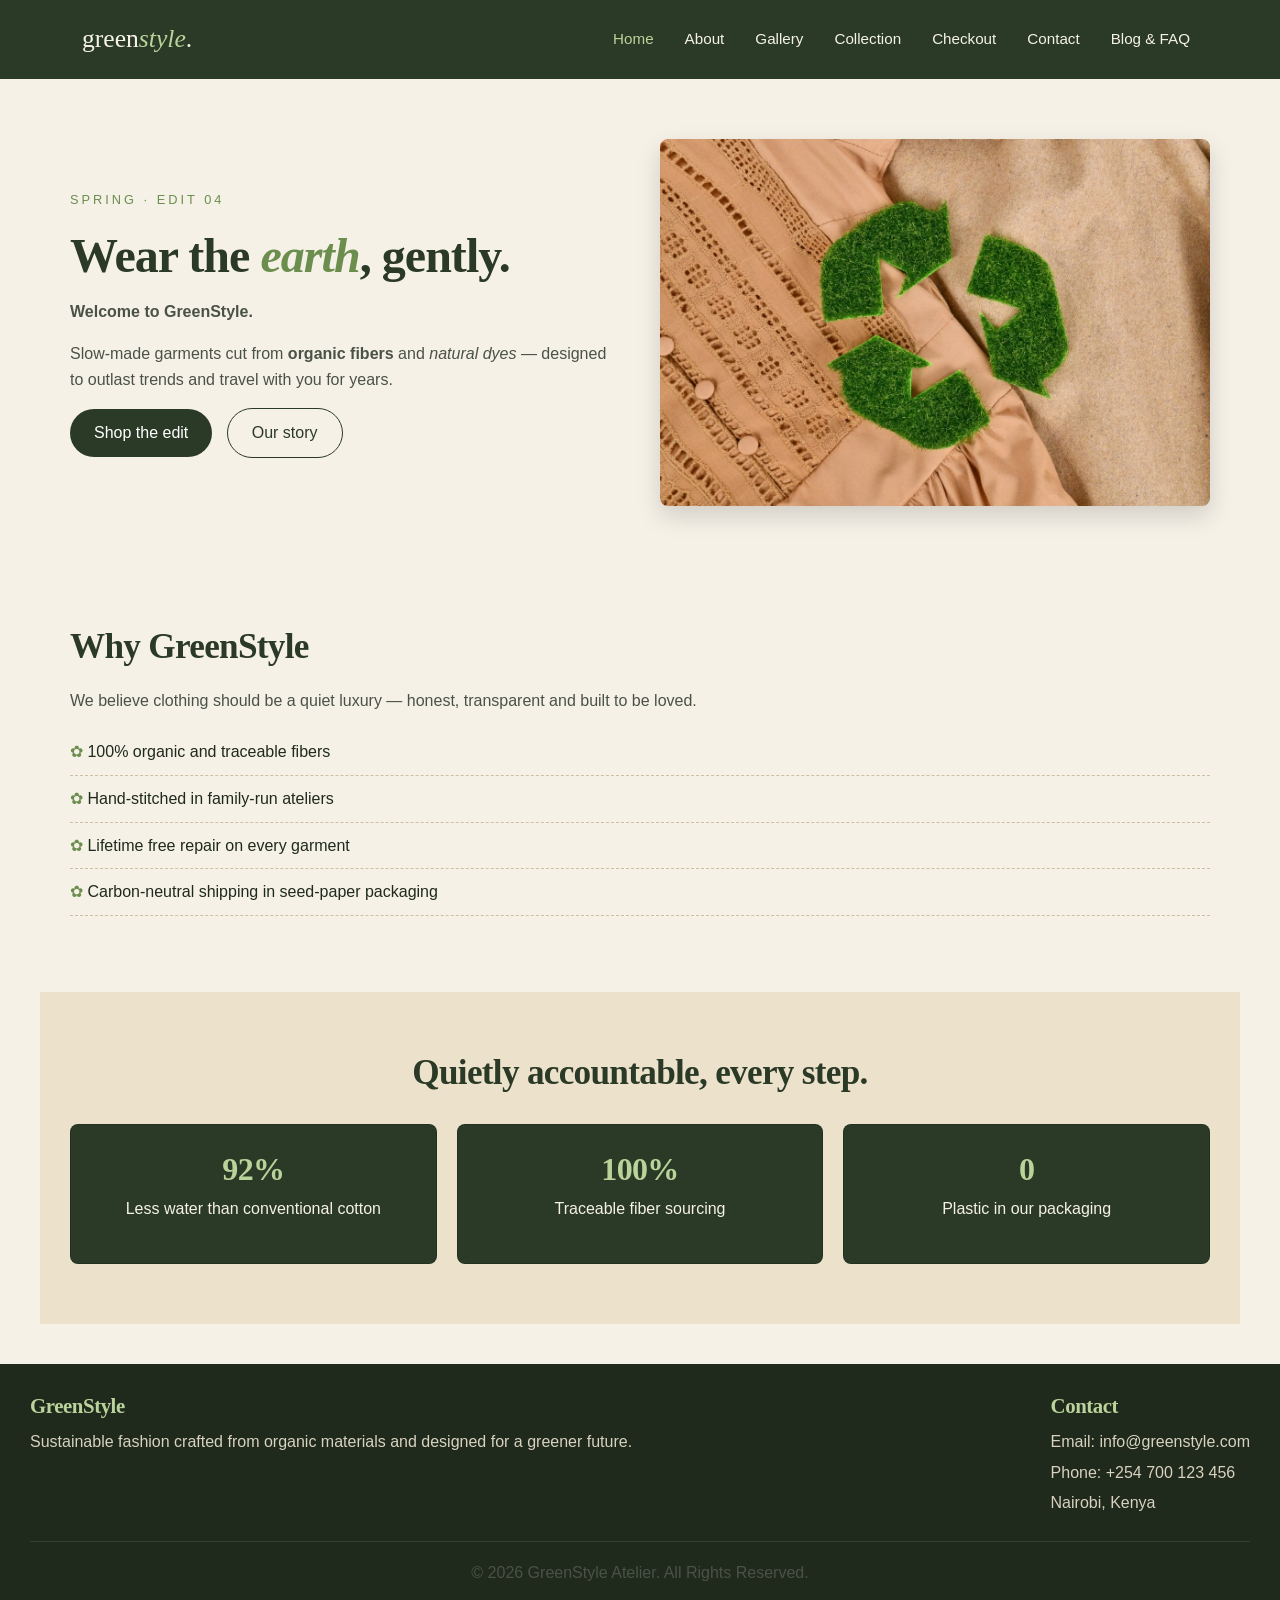
<file: index.html>
<!DOCTYPE html>
<html lang="en">
<head>
  <meta charset="UTF-8">
  <title>GreenStyle — Sustainable Fashion</title>
  <meta name="viewport" content="width=device-width, initial-scale=1.0">
  <link rel="icon" href="images/favicon.png">
  <link href="https://cdn.jsdelivr.net/npm/bootstrap@5.3.7/dist/css/bootstrap.min.css" rel="stylesheet">
  <link rel="stylesheet" href="style.css">
  <link rel="preconnect" href="https://fonts.googleapis.com">
</head>
<body>

  <header>
    <!-- Bootstrap Nav bar -->
    <nav class="navbar navbar-expand-lg custom-navbar">
    <div class="container">
      <a class="navbar-brand logo" href="index.html">
        green<em>style</em>.
      </a>
      <button class="navbar-toggler"
              type="button"
              data-bs-toggle="collapse"
              data-bs-target="#navbarNav">
        <span class="navbar-toggler-icon"></span>
      </button>
      <div class="collapse navbar-collapse" id="navbarNav">
        <ul class="navbar-nav ms-auto">
          <li class="nav-item">
            <a class="nav-link active" href="index.html">Home</a>
          </li>
          <li class="nav-item">
            <a class="nav-link" href="about.html">About</a>
          </li>
          <li class="nav-item">
            <a class="nav-link" href="gallery.html">Gallery</a>
          </li>
          <li class="nav-item">
            <a class="nav-link" href="collection.html">Collection</a>
          </li>
          <li class="nav-item">
            <a class="nav-link" href="checkout.html">Checkout</a>
          </li>
          <li class="nav-item">
            <a class="nav-link" href="contact.html">Contact</a>
          </li>
          <li class="nav-item">
            <a class="nav-link" href="blog-faq.html">Blog & FAQ</a>
          </li>
        </ul>
      </div>
    </div>
  </nav>
  </header>

  <main>
    <!-- Hero section -->
    <section class="hero">
      <div class="hero-text">
        <span class="eyebrow">Spring · Edit 04</span>
        <h1>Wear the <em>earth</em>, gently.</h1>
        <p id="welcome-msg">Welcome to GreenStyle.</p>
        <p>Slow-made garments cut from <strong>organic fibers</strong> and
           <em>natural dyes</em> — designed to outlast trends and travel with
           you for years.</p>
        <a href="collection.html" class="btn">Shop the edit</a>
        <a href="about.html" class="btn btn-outline">Our story</a>
      </div>
      <img src="images/cover.png" alt="Model wearing flowing organic linen among ferns">
    </section>

    <!-- Why GreenStyle list -->
    <section>
      <h2>Why GreenStyle</h2>
      <p>We believe clothing should be a quiet luxury — honest, transparent and built to be loved.</p>
      <ul class="feature-list">
        <li>100% organic and traceable fibers</li>
        <li>Hand-stitched in family-run ateliers</li>
        <li>Lifetime free repair on every garment</li>
        <li>Carbon-neutral shipping in seed-paper packaging</li>
      </ul>
    </section>

    <!-- Sustainability cards -->
    <section class="section-band">
      <h2>Quietly accountable, every step.</h2>
      <div class="cards">
        <div class="card"><h3>92%</h3><p>Less water than conventional cotton</p></div>
        <div class="card"><h3>100%</h3><p>Traceable fiber sourcing</p></div>
        <div class="card"><h3>0</h3><p>Plastic in our packaging</p></div>
      </div>
    </section>
  </main>

  <footer class="site-footer">
  <div class="footer-content">
    <div class="footer-section">
      <h3>GreenStyle</h3>
      <p>
        Sustainable fashion crafted from organic materials and designed
        for a greener future.
      </p>
    </div>

    <div class="footer-section">
      <h3>Contact</h3>
      <p>Email: info@greenstyle.com</p>
      <p>Phone: +254 700 123 456</p>
      <p>Nairobi, Kenya</p>
    </div>
  </div>

  <div class="footer-bottom">
    <p>&copy; 2026 GreenStyle Atelier. All Rights Reserved.</p>
  </div>
</footer>

  <script src="script.js"></script>
  <script src="https://cdn.jsdelivr.net/npm/bootstrap@5.3.7/dist/js/bootstrap.bundle.min.js"></script>
</body>
</html>
</file>
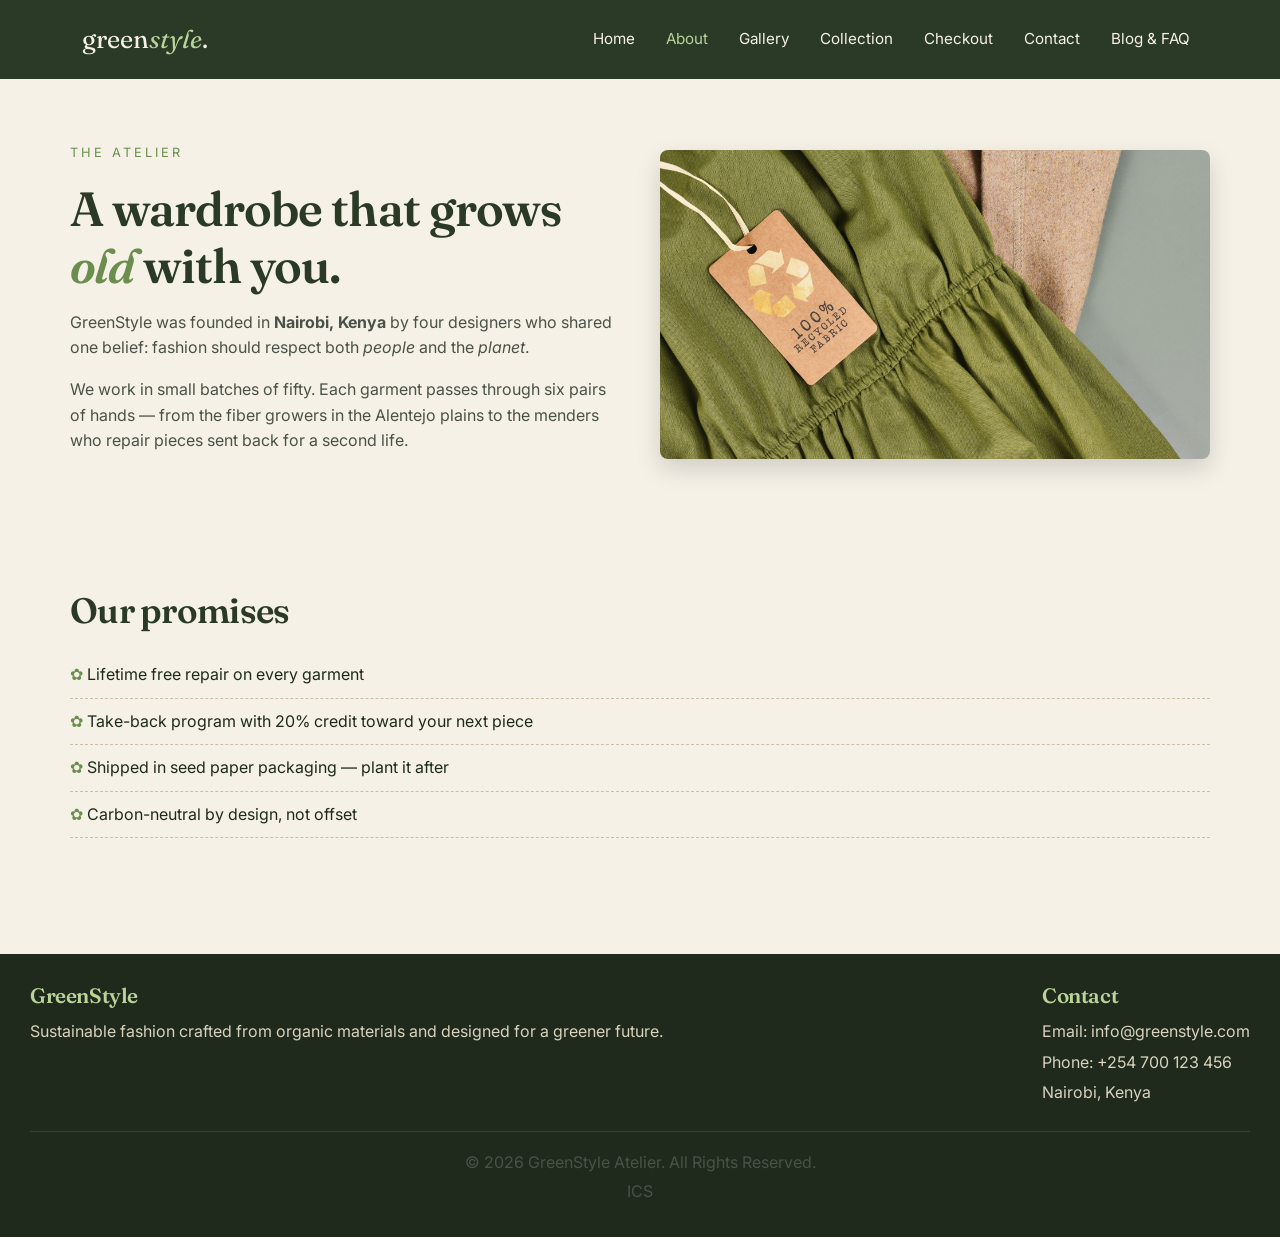
<file: about.html>
<!DOCTYPE html>
<html lang="en">
<head>
  <meta charset="UTF-8">
  <title>About — GreenStyle</title>
  <meta name="viewport" content="width=device-width, initial-scale=1.0">
  <link rel="icon" href="images/favicon.png">
  <link href="https://cdn.jsdelivr.net/npm/bootstrap@5.3.7/dist/css/bootstrap.min.css" rel="stylesheet">
  <link rel="stylesheet" href="style.css">
  <link href="https://fonts.googleapis.com/css2?family=Fraunces:wght@400;600&family=Inter:wght@400;500&display=swap" rel="stylesheet">
</head>
<body>

 <!-- Navbar -->
  <nav class="navbar navbar-expand-lg custom-navbar">
    <div class="container">
      <a class="navbar-brand logo"
         href="https://www.un.org/sustainabledevelopment/sustainable-consumption-production/"
         target="_blank">
        green<em>style</em>.
      </a>
      <button class="navbar-toggler"
              type="button"
              data-bs-toggle="collapse"
              data-bs-target="#navbarNav">
        <span class="navbar-toggler-icon"></span>
      </button>
      <div class="collapse navbar-collapse" id="navbarNav">
        <ul class="navbar-nav ms-auto">
          <li class="nav-item">
            <a class="nav-link" href="index.html">Home</a>
          </li>
          <li class="nav-item">
            <a class="nav-link active" href="about.html">About</a>
          </li>
          <li class="nav-item">
            <a class="nav-link" href="gallery.html">Gallery</a>
          </li>
          <li class="nav-item">
            <a class="nav-link" href="collection.html">Collection</a>
          </li>
          <li class="nav-item">
            <a class="nav-link" href="checkout.html">Checkout</a>
          </li>
          <li class="nav-item">
            <a class="nav-link" href="contact.html">Contact</a>
          </li>
          <li class="nav-item">
            <a class="nav-link" href="blog-faq.html">Blog & FAQ</a>
          </li>
        </ul>
      </div>
    </div>
  </nav>

  <main>
    <section class="hero">
      <div class="hero-text">
        <span class="eyebrow">The Atelier</span>
        <h1>A wardrobe that grows <em>old</em> with you.</h1>
        <p>GreenStyle was founded in <strong>Nairobi, Kenya</strong> by four
           designers who shared one belief: fashion should respect both
           <em>people</em> and the <em>planet</em>.</p>
        <p>We work in small batches of fifty. Each garment passes through six
           pairs of hands — from the fiber growers in the Alentejo plains to
           the menders who repair pieces sent back for a second life.</p>
      </div>
      <img src="images/aboutp.png" alt="Artisan stitching organic linen in atelier">
    </section>

    <section>
      <h2>Our promises</h2>
      <ul class="feature-list">
        <li>Lifetime free repair on every garment</li>
        <li>Take-back program with 20% credit toward your next piece</li>
        <li>Shipped in seed paper packaging — plant it after</li>
        <li>Carbon-neutral by design, not offset</li>
      </ul>
    </section>
  </main>

  <footer class="site-footer">
  <div class="footer-content">
    <div class="footer-section">
      <h3>GreenStyle</h3>
      <p>
        Sustainable fashion crafted from organic materials and designed
        for a greener future.
      </p>
    </div>

    <div class="footer-section">
      <h3>Contact</h3>
      <p>Email: info@greenstyle.com</p>
      <p>Phone: +254 700 123 456</p>
      <p>Nairobi, Kenya</p>
    </div>
  </div>

  <div class="footer-bottom">
    <p>&copy; 2026 GreenStyle Atelier. All Rights Reserved.</p>
    <p>ICS</p>
  </div>
</footer>
 <script src="https://cdn.jsdelivr.net/npm/bootstrap@5.3.7/dist/js/bootstrap.bundle.min.js"></script>
  <script src="script.js"></script>
</body>
</html>
</file>
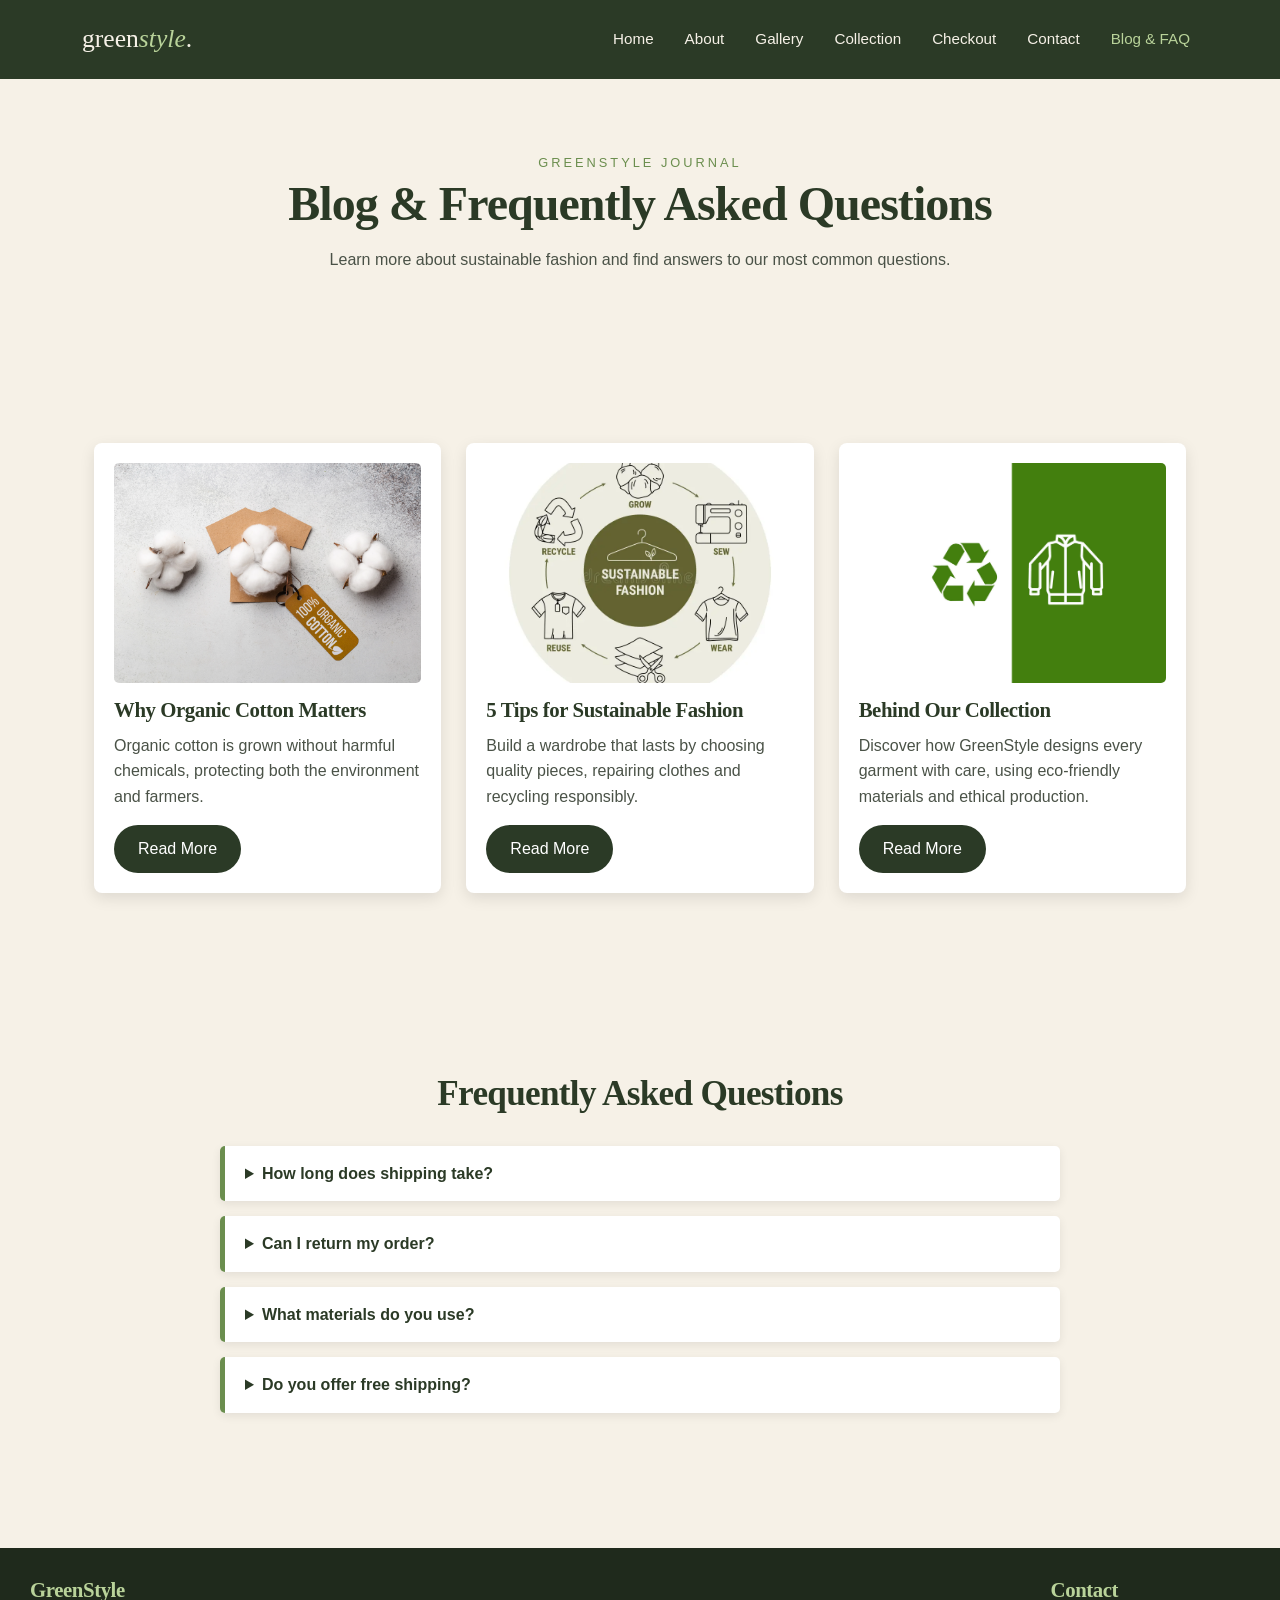
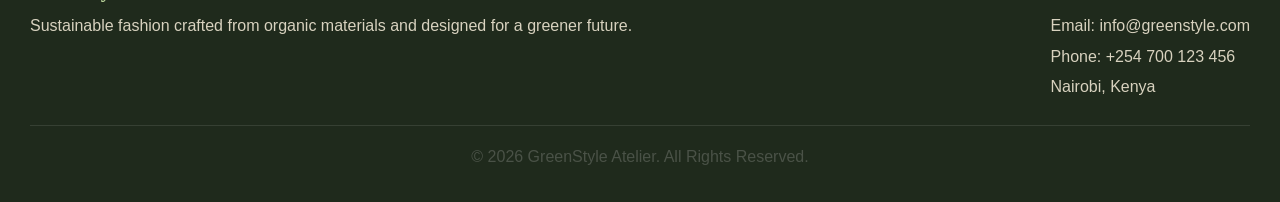
<file: blog-faq.html>
<!DOCTYPE html>
<html lang="en">
<head>
  <meta charset="UTF-8">
  <title>GreenStyle — Sustainable Fashion</title>
  <meta name="viewport" content="width=device-width, initial-scale=1.0">
  <link rel="icon" href="images/favicon.png">
  <link href="https://cdn.jsdelivr.net/npm/bootstrap@5.3.7/dist/css/bootstrap.min.css" rel="stylesheet">
  <link rel="stylesheet" href="style.css">
  <link rel="preconnect" href="https://fonts.googleapis.com">
</head>
<body>

  <header>
    <!-- Bootstrap Nav bar -->
    <nav class="navbar navbar-expand-lg custom-navbar">
    <div class="container">
      <a class="navbar-brand logo" href="index.html">
        green<em>style</em>.
      </a>
      <button class="navbar-toggler"
              type="button"
              data-bs-toggle="collapse"
              data-bs-target="#navbarNav">
        <span class="navbar-toggler-icon"></span>
      </button>
      <div class="collapse navbar-collapse" id="navbarNav">
        <ul class="navbar-nav ms-auto">
          <li class="nav-item">
            <a class="nav-link" href="index.html">Home</a>
          </li>
          <li class="nav-item">
            <a class="nav-link" href="about.html">About</a>
          </li>
          <li class="nav-item">
            <a class="nav-link" href="gallery.html">Gallery</a>
          </li>
          <li class="nav-item">
            <a class="nav-link" href="collection.html">Collection</a>
          </li>
          <li class="nav-item">
            <a class="nav-link" href="checkout.html">Checkout</a>
          </li>
          <li class="nav-item">
            <a class="nav-link" href="contact.html">Contact</a>
          </li>
          <li class="nav-item">
            <a class="nav-link active" href="blog-faq.html">Blog & FAQ</a>
          </li>
        </ul>
      </div>
    </div>
  </nav>
  </header>
  
<main>
    <section class="page-header">
    <span class="eyebrow">GreenStyle Journal</span>
    <h1>Blog & Frequently Asked Questions</h1>
    <p>
        Learn more about sustainable fashion and find answers to our
        most common questions.
    </p>
</section>

<!-- Blog -->
<section class="blog-container">
    <article class="blog-card">
        <img src="images/cotton.jpg" alt="Organic Cotton">
        <h3>Why Organic Cotton Matters</h3>
        <p>
            Organic cotton is grown without harmful chemicals,
            protecting both the environment and farmers.
        </p>
        <a href="https://www.soilassociation.org/what-we-do/championing-organic/organic-cotton/" class="btn">Read More</a>
    </article>

    <article class="blog-card">
        <img src="images/sustain.jpg" alt="Fashion Tips">
        <h3>5 Tips for Sustainable Fashion</h3>
        <p>
            Build a wardrobe that lasts by choosing quality pieces,
            repairing clothes and recycling responsibly.
        </p>
        <a href="https://climateseed.com/blog/sustainable-fashion-how-to-reduce-your-environmental-impact" class="btn">Read More</a>
    </article>

    <article class="blog-card">
        <img src="images/brand.jpg" alt="Behind the Scenes">
        <h3>Behind Our Collection</h3>
        <p>
            Discover how GreenStyle designs every garment with care,
            using eco-friendly materials and ethical production.
        </p>
        <a href="https://www.greenelement.co.uk/blog/how-to-be-a-sustainable-fashion-brand/" class="btn">Read More</a>
    </article>
</section>

<!-- FAQ -->
<section class="faq">
    <h2>Frequently Asked Questions</h2>
    <details>
        <summary>How long does shipping take?</summary>
        <p>Orders are delivered within 3–5 business days.</p>
    </details>

    <details>
        <summary>Can I return my order?</summary>
        <p>Yes. You can return unused items within 30 days.</p>
    </details>

    <details>
        <summary>What materials do you use?</summary>
        <p>We use organic cotton, recycled fabrics, hemp and natural dyes</p>
    </details>

    <details>
        <summary>Do you offer free shipping?</summary>
        <p>Yes. Orders above KSh 5,000 qualify for free delivery.</p>
    </details>

</section>

</main>

<!-- Footer -->
<footer class="site-footer">
  <div class="footer-content">

    <div class="footer-section">
      <h3>GreenStyle</h3>
      <p>
        Sustainable fashion crafted from organic materials and designed
        for a greener future.
      </p>
    </div>

    <div class="footer-section">
      <h3>Contact</h3>
      <p>Email: info@greenstyle.com</p>
      <p>Phone: +254 700 123 456</p>
      <p>Nairobi, Kenya</p>
    </div>

  </div>

  <div class="footer-bottom">
    <p>&copy; 2026 GreenStyle Atelier. All Rights Reserved.</p>
  </div>
</footer>

    <script src="script.js"></script>
  <script src="https://cdn.jsdelivr.net/npm/bootstrap@5.3.7/dist/js/bootstrap.bundle.min.js"></script>

</body>
</html>
</file>
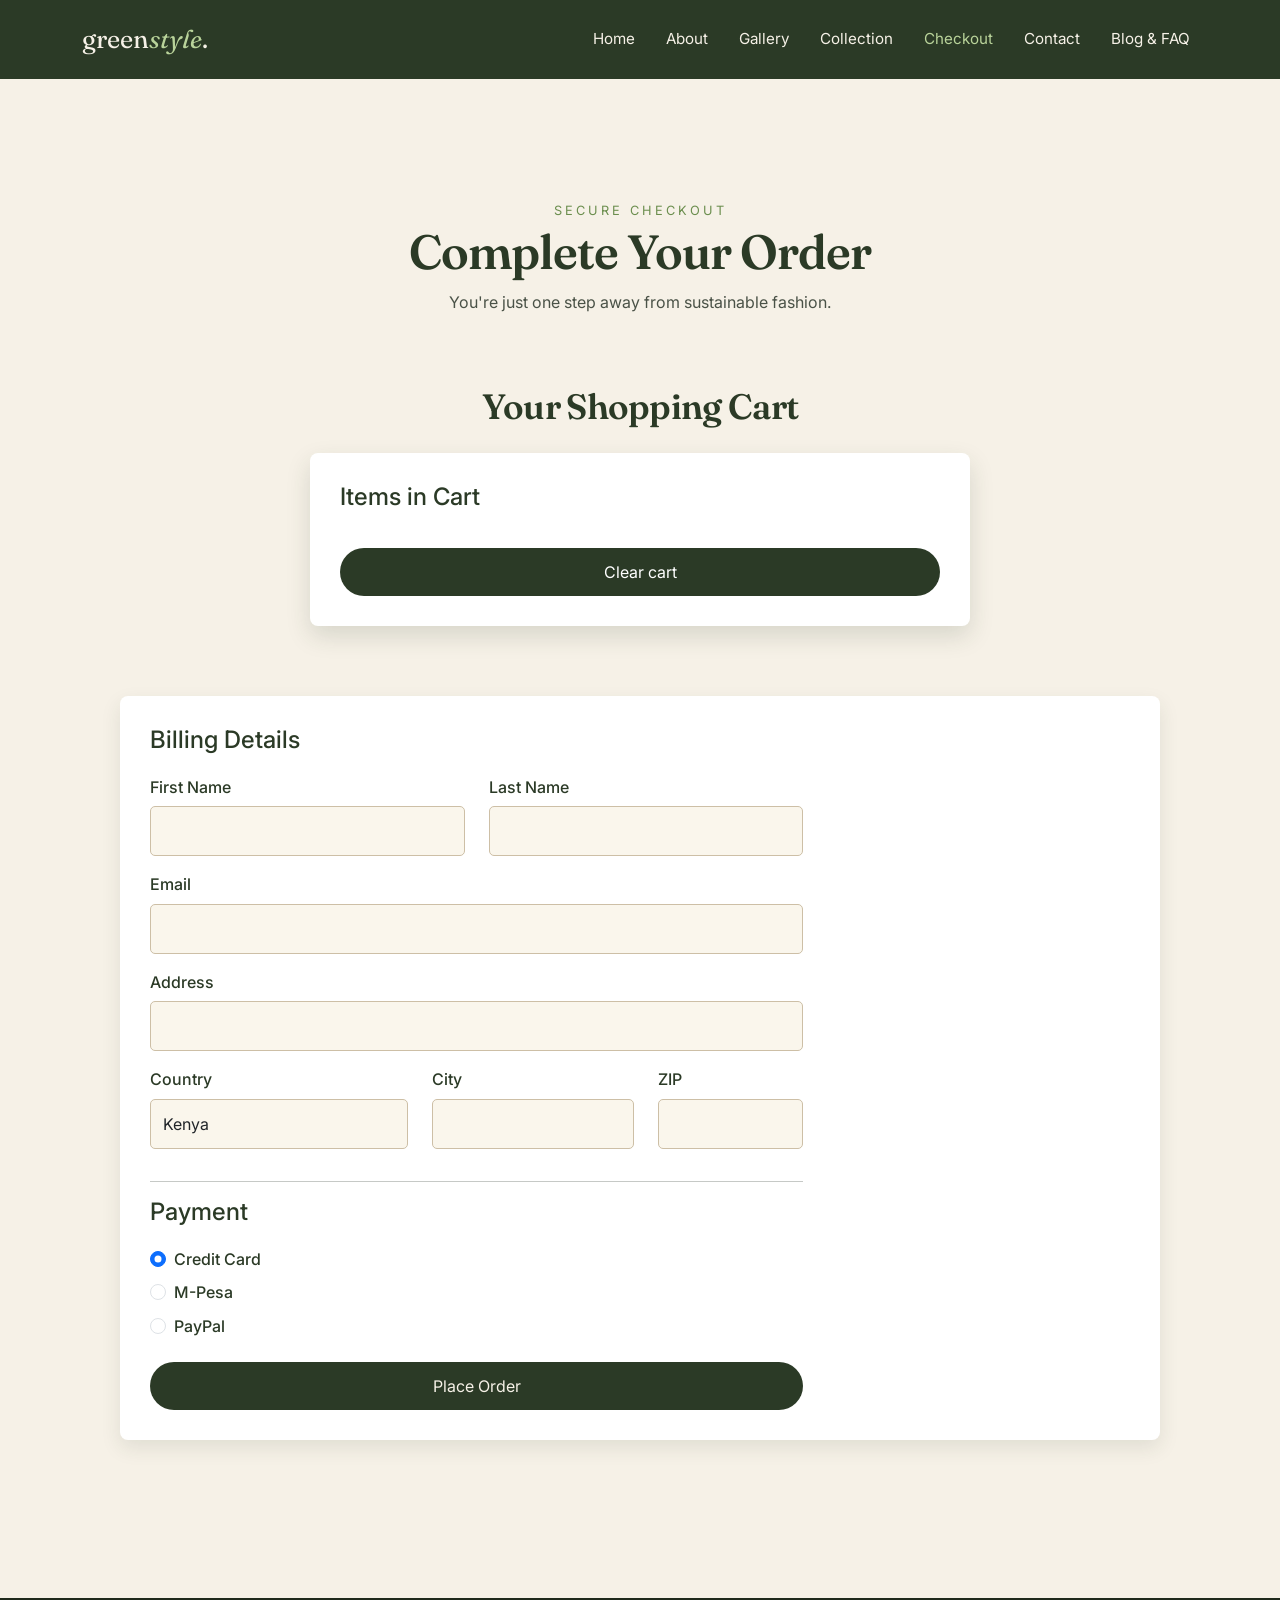
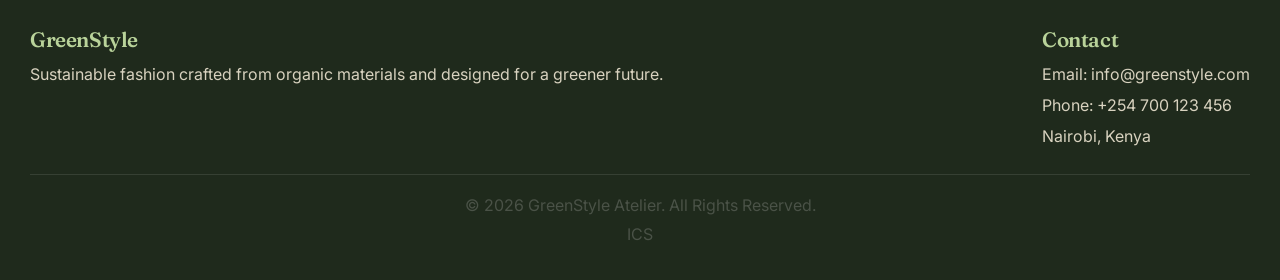
<file: checkout.html>
<!DOCTYPE html>
<html lang="en">
<head>
  <meta charset="UTF-8">
  <title>Checkout — GreenStyle</title>
  <meta name="viewport" content="width=device-width, initial-scale=1.0">
  <link rel="icon" href="images/favicon.png">
  <link href="https://cdn.jsdelivr.net/npm/bootstrap@5.3.7/dist/css/bootstrap.min.css" rel="stylesheet">
  <link rel="stylesheet" href="style.css">
  <link href="https://fonts.googleapis.com/css2?family=Fraunces:wght@400;600&family=Inter:wght@400;500&display=swap" rel="stylesheet">
</head>
<body>

 <!-- Navbar -->
  <nav class="navbar navbar-expand-lg custom-navbar">
    <div class="container">
      <a class="navbar-brand logo"
         href="https://www.un.org/sustainabledevelopment/sustainable-consumption-production/"
         target="_blank">
        green<em>style</em>.
      </a>
      <button class="navbar-toggler"
              type="button"
              data-bs-toggle="collapse"
              data-bs-target="#navbarNav">
        <span class="navbar-toggler-icon"></span>
      </button>
      <div class="collapse navbar-collapse" id="navbarNav">
        <ul class="navbar-nav ms-auto">
          <li class="nav-item">
            <a class="nav-link" href="index.html">Home</a>
          </li>
          <li class="nav-item">
            <a class="nav-link" href="about.html">About</a>
          </li>
          <li class="nav-item">
            <a class="nav-link" href="gallery.html">Gallery</a>
          </li>
          <li class="nav-item">
            <a class="nav-link" href="collection.html">Collection</a>
          </li>
          <li class="nav-item">
            <a class="nav-link active" href="checkout.html">Checkout</a>
          </li>
          <li class="nav-item">
            <a class="nav-link" href="contact.html">Contact</a>
          </li>
          <li class="nav-item">
            <a class="nav-link" href="blog-faq.html">Blog & FAQ</a>
          </li>
        </ul>
      </div>
    </div>
  </nav>

  <main class="container py-5">
    <!-- Heading -->
    <section class="checkout-container">

    <div class="checkout-heading">
        <span class="eyebrow">Secure Checkout</span>
        <h1>Complete Your Order</h1>
        <p>You're just one step away from sustainable fashion.</p>
    </div>

    <!-- Cart -->
    <div class="cart-section">
    <h2>Your Shopping Cart</h2>
      <div class="cart-card">
        <h4>Items in Cart</h4>
        <ul id="cart-items" class="list-group mb-3"></ul>
        <button class="btn" onclick="clearCart()"> Clear cart</button>
      </div>
    </div>

    <!-- Billing Form -->
    <div class="checkout-card">
    <div class="col-md-8 order-md-1">
      <h4>Billing Details</h4>
      <form>
        <div class="row">
          <div class="col-md-6 mb-3">
            <label>First Name</label>
            <input type="text" class="form-control" required>
          </div>
          <div class="col-md-6 mb-3">
            <label>Last Name</label>
            <input type="text" class="form-control" required>
          </div>
        </div>

        <div class="mb-3">
          <label>Email</label>
          <input type="email" class="form-control" required>
        </div>

        <div class="mb-3">
          <label>Address</label>
          <input type="text" class="form-control" required>
        </div>

        <div class="row">
          <div class="col-md-5 mb-3">
            <label>Country</label>
            <select class="form-select">
              <option>Kenya</option>
              <option>Uganda</option>
              <option>Tanzania</option>
            </select>
          </div>

          <div class="col-md-4 mb-3">
            <label>City</label>
            <input type="text" class="form-control">
          </div>

          <div class="col-md-3 mb-3">
            <label>ZIP</label>
            <input type="text" class="form-control">
          </div>

        </div>
        <hr>
        <h4>Payment</h4>
        <div class="form-check">
          <input class="form-check-input" type="radio" checked>
          <label class="form-check-label">Credit Card</label>
        </div>

        <div class="form-check">
          <input class="form-check-input" type="radio">
          <label class="form-check-label">M-Pesa</label>
        </div>

        <div class="form-check mb-3">
          <input class="form-check-input" type="radio">
          <label class="form-check-label">PayPal</label>
        </div>

        <button class="btn checkout-btn w-100" type="submit">
          Place Order
        </button>
      </form>
    </div>
  </div>
  </div>

</section>
  </main>
  
  <footer class="site-footer">
  <div class="footer-content">
    <div class="footer-section">
      <h3>GreenStyle</h3>
      <p>
        Sustainable fashion crafted from organic materials and designed
        for a greener future.
      </p>
    </div>

    <div class="footer-section">
      <h3>Contact</h3>
      <p>Email: info@greenstyle.com</p>
      <p>Phone: +254 700 123 456</p>
      <p>Nairobi, Kenya</p>
    </div>
  </div>

  <div class="footer-bottom">
    <p>&copy; 2026 GreenStyle Atelier. All Rights Reserved.</p>
    <p>ICS</p>
  </div>
</footer>

  <script src="script.js"></script>
  <script src="https://cdn.jsdelivr.net/npm/bootstrap@5.3.7/dist/js/bootstrap.bundle.min.js"></script>

</body>
</file>
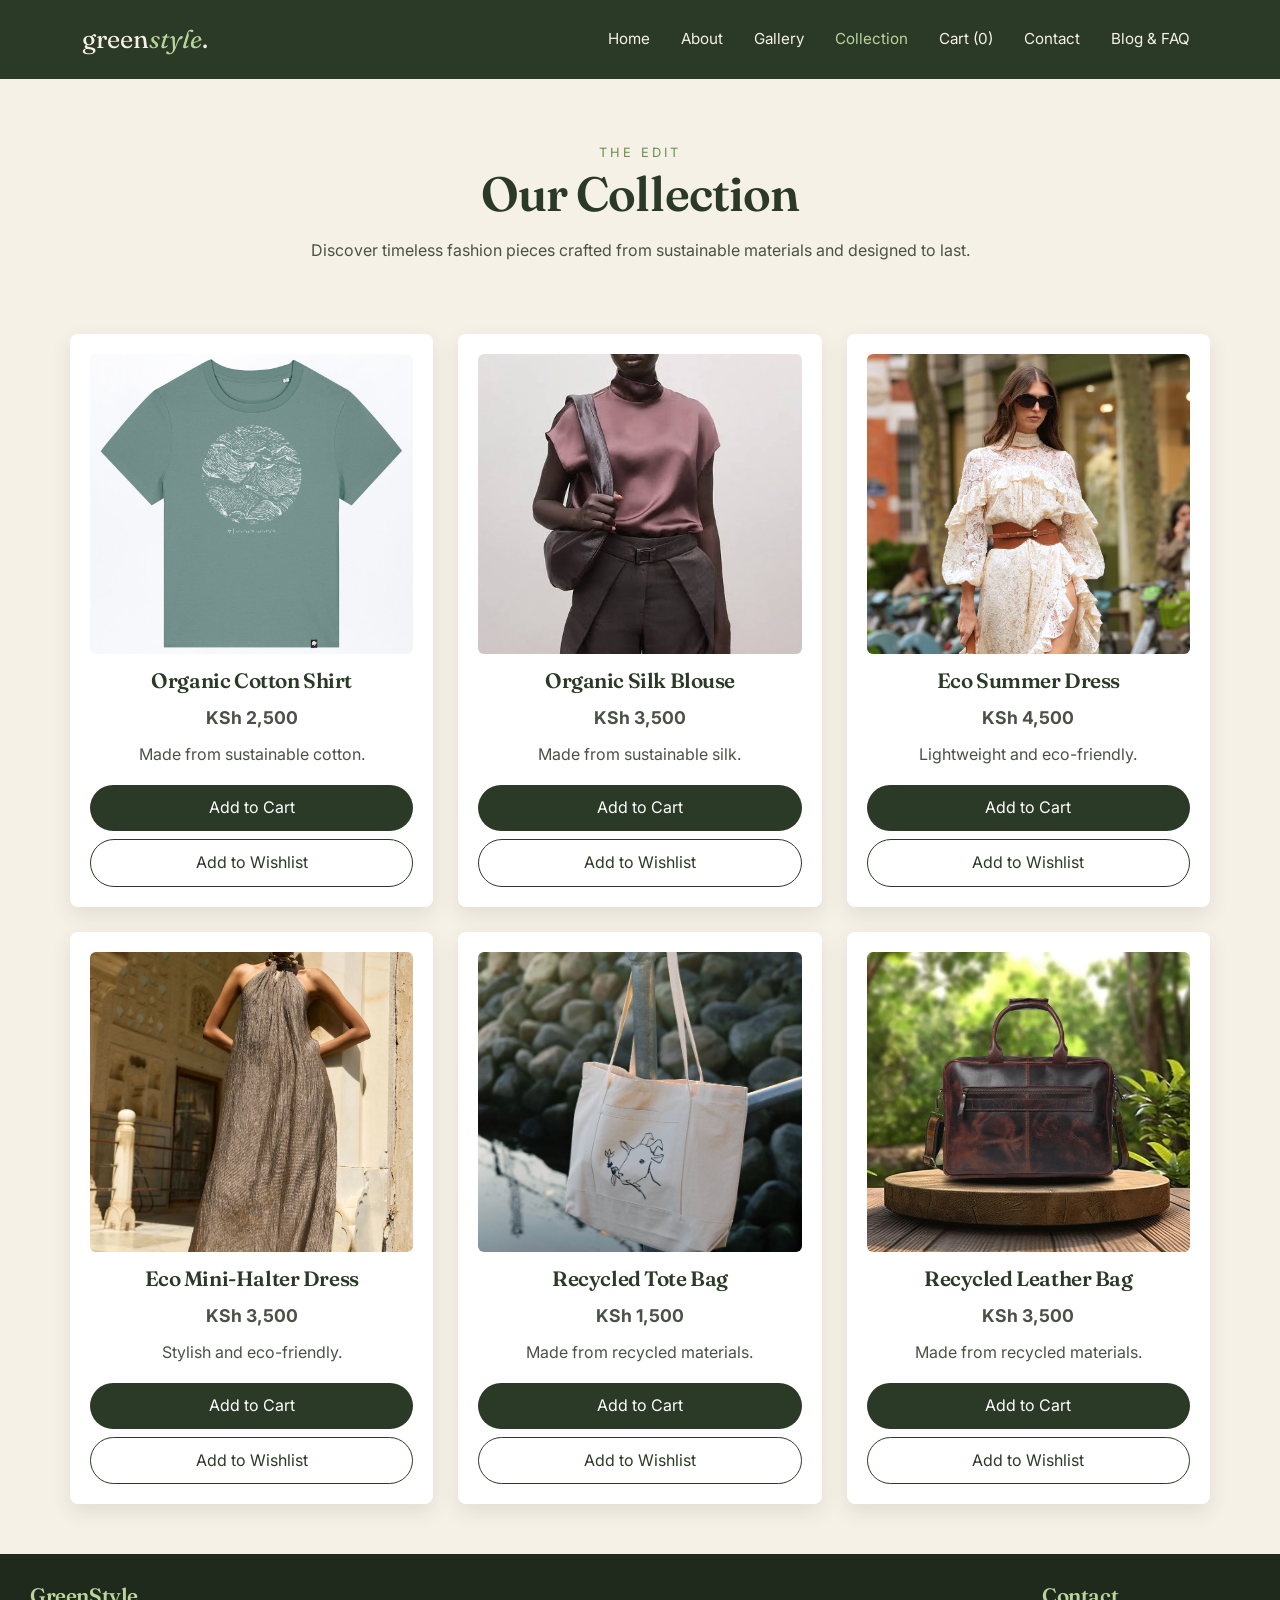
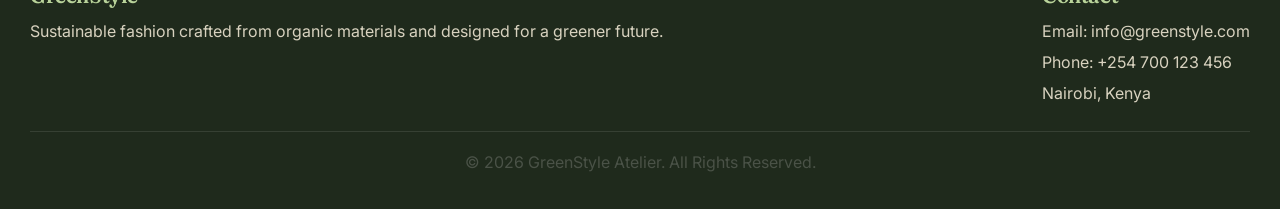
<file: collection.html>
<!DOCTYPE html>
<html lang="en">
<head>
  <meta charset="UTF-8">
  <title>Collection — GreenStyle</title>
  <meta name="viewport" content="width=device-width, initial-scale=1.0">
  <link rel="icon" href="images/favicon.png">
  <!-- Bootstrap -->
  <link href="https://cdn.jsdelivr.net/npm/bootstrap@5.3.7/dist/css/bootstrap.min.css" rel="stylesheet">
  <!-- Google Fonts -->
  <link href="https://fonts.googleapis.com/css2?family=Fraunces:wght@400;600&family=Inter:wght@400;500&display=swap" rel="stylesheet">
  <!-- Custom CSS -->
  <link rel="stylesheet" href="style.css">
</head>

<body>
  <!-- Navbar -->
  <nav class="navbar navbar-expand-lg custom-navbar">
    <div class="container">

      <a class="navbar-brand logo" href="index.html">
        green<em>style</em>.
      </a>

      <button
        class="navbar-toggler"
        type="button"
        data-bs-toggle="collapse"
        data-bs-target="#navbarNav">
        <span class="navbar-toggler-icon"></span>
      </button>

      <div class="collapse navbar-collapse" id="navbarNav">
        <ul class="navbar-nav ms-auto">
          <li class="nav-item">
            <a class="nav-link" href="index.html">Home</a>
          </li>
          <li class="nav-item">
            <a class="nav-link" href="about.html">About</a>
          </li>
          <li class="nav-item">
            <a class="nav-link" href="gallery.html">Gallery</a>
          </li>
          <li class="nav-item">
            <a class="nav-link active" href="collection.html">Collection</a>
          </li>
          <li class="nav-item">
            <a class="nav-link" href="checkout.html">Cart (<span id="cart-count">0</span>)</a>
          </li>
          <li class="nav-item">
            <a class="nav-link" href="contact.html"> Contact</a>
          </li>
          <li class="nav-item">
            <a class="nav-link" href="blog-faq.html">Blog & FAQ</a>
          </li>
        </ul>
      </div>
    </div>
  </nav>

    <!-- Collection Heading -->
  <section class="collection-heading">
    <span class="eyebrow">The Edit</span>

    <h1>Our Collection</h1>

    <p>
      Discover timeless fashion pieces crafted from
      sustainable materials and designed to last.
    </p>
  </section>

  <!-- Products -->
  <section class="products" id="productContainer">
    <div class="product-card shirts" data-price="2500">
      <img src="images/shirt1.jpg" alt="Organic Shirt">
      <h3>Organic Cotton Shirt</h3>
      <p class="price">KSh 2,500</p>
      <p>Made from sustainable cotton.</p>
      <button onclick="addToCart('Organic Cotton Shirt')">Add to Cart</button>
      <button class = "wishlist" onclick="addToWishlist('Organic Cotton Shirt')">Add to Wishlist</button>
    </div>
    
    <div class="product-card shirts" data-price="2500">
      <img src="images/shirt2.jpg" alt="Organic Shirt">
      <h3>Organic Silk Blouse</h3>
      <p class="price">KSh 3,500</p>
      <p>Made from sustainable silk.</p>
      <button onclick="addToCart('Organic Silk Blouse')">Add to Cart</button>
      <button class = "wishlist" onclick="addToWishlist('Organic Silk Blouse')">Add to Wishlist</button>
    </div>

    <div class="product-card dresses" data-price="4500">
      <img src="images/dress1.jpg" alt="Summer Dress">
      <h3>Eco Summer Dress</h3>
      <p class="price">KSh 4,500</p>
      <p>Lightweight and eco-friendly.</p>
      <button onclick="addToCart('Eco Summer Dress')">Add to Cart</button>
      <button class = "wishlist" onclick="addToWishlist('Eco Summer Dress')">Add to Wishlist</button>
    </div>

    <div class="product-card dresses" data-price="3500">
      <img src="images/dress2.jpg" alt="Summer Dress">
      <h3>Eco Mini-Halter Dress</h3>
      <p class="price">KSh 3,500</p>
      <p>Stylish and eco-friendly.</p>
      <button onclick="addToCart('Eco Mini-Halter Dress')">Add to Cart</button>
      <button class = "wishlist" onclick="addToWishlist('Eco Mini-Halter Dress')">Add to Wishlist</button>
    </div>

    <div class="product-card accessories" data-price="1500">
      <img src="images/bag1.jpg" alt="Bag">
      <h3>Recycled Tote Bag</h3>
      <p class="price">KSh 1,500</p>
      <p>Made from recycled materials.</p>
      <button onclick="addToCart('Recycled Tote Bag')">Add to Cart</button>
      <button class = "wishlist" onclick="addToWishlist('Recycled Tote Bag')">Add to Wishlist</button>
    </div>

    <div class="product-card accessories" data-price="3500">
      <img src="images/bag2.jpg" alt="Bag">
      <h3>Recycled Leather Bag</h3>
      <p class="price">KSh 3,500</p>
      <p>Made from recycled materials.</p>
      <button onclick="addToCart('Recycled Leather Bag')">Add to Cart</button>
      <button class = "wishlist" onclick="addToWishlist('Recycled Leather Bag')">Add to Wishlist</button>
    </div>

  </section>

  <!-- Footer -->
  <footer class="site-footer">
  <div class="footer-content">
    <div class="footer-section">
      <h3>GreenStyle</h3>
      <p>
        Sustainable fashion crafted from organic materials and designed
        for a greener future.
      </p>
    </div>

    <div class="footer-section">
      <h3>Contact</h3>
      <p>Email: info@greenstyle.com</p>
      <p>Phone: +254 700 123 456</p>
      <p>Nairobi, Kenya</p>
    </div>
  </div>

  <div class="footer-bottom">
    <p>&copy; 2026 GreenStyle Atelier. All Rights Reserved.</p>
  </div>
</footer>

  <!-- Bootstrap JS -->
  <script src="https://cdn.jsdelivr.net/npm/bootstrap@5.3.7/dist/js/bootstrap.bundle.min.js"></script>

  <!-- Custom JS -->
  <script src="script.js"></script>

</body>
</html>
</file>
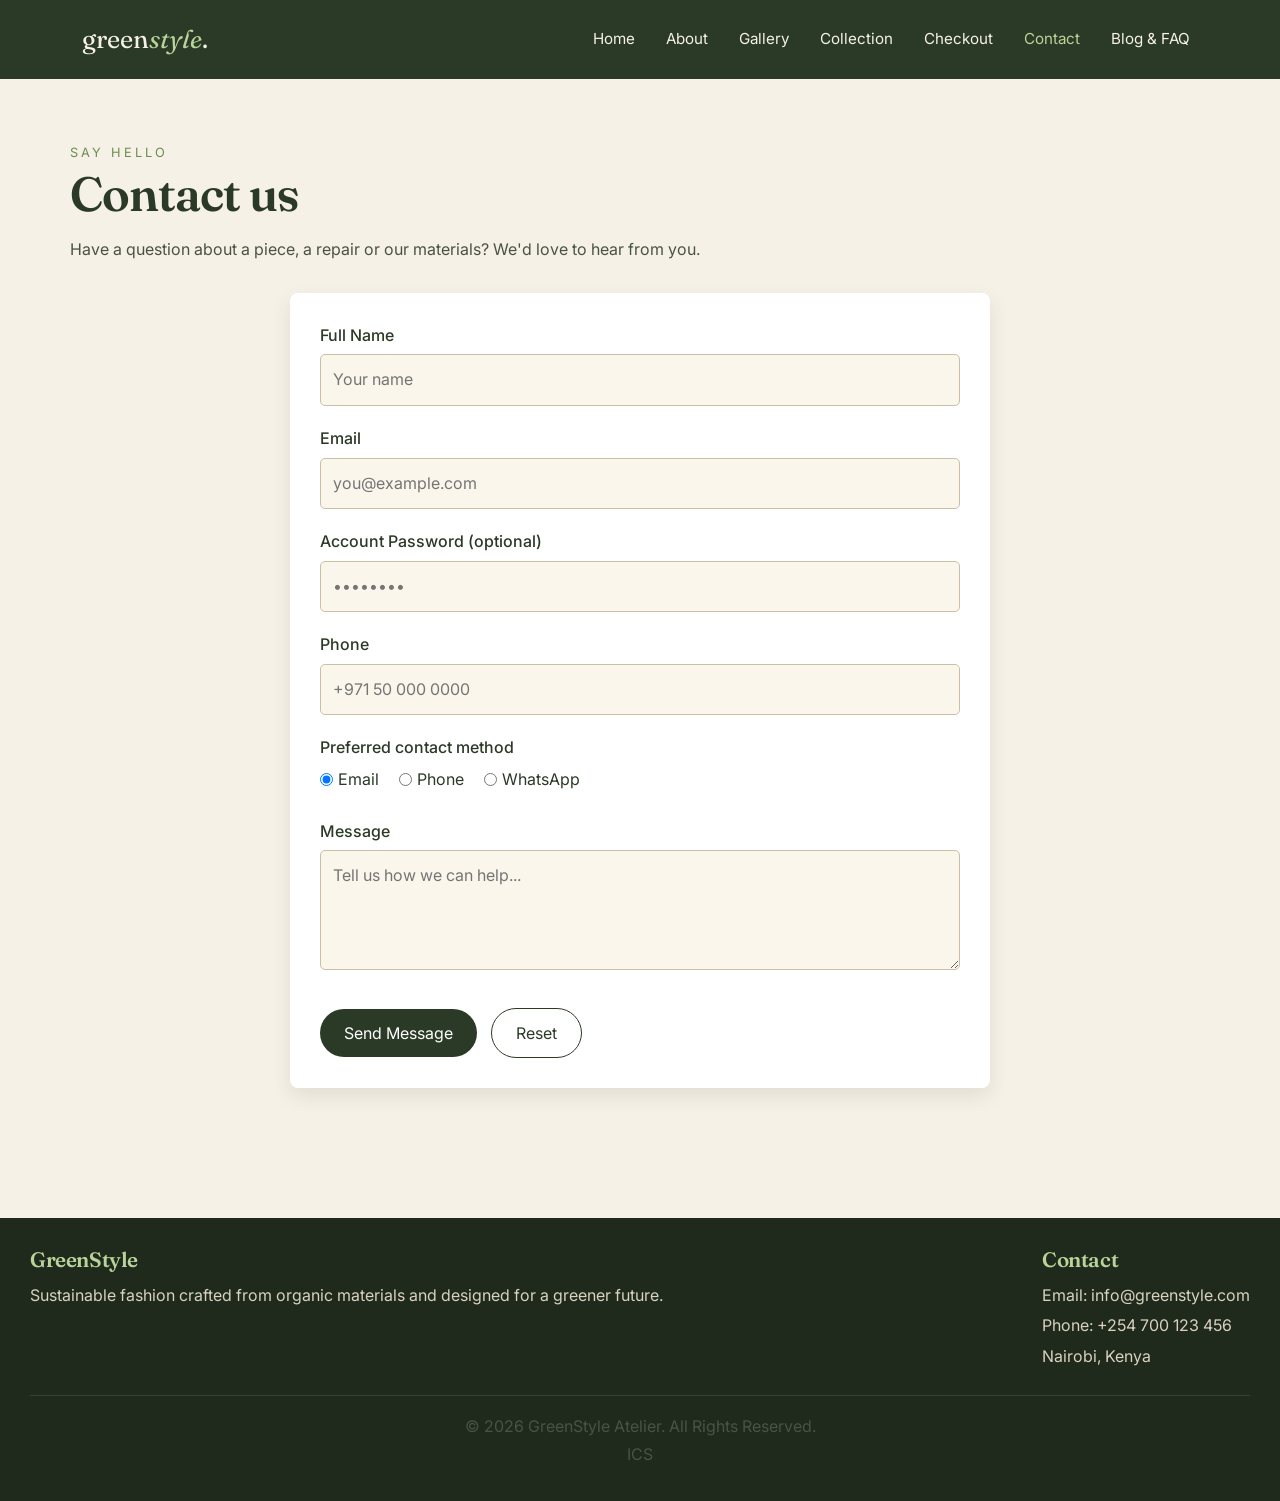
<file: contact.html>
<!DOCTYPE html>
<html lang="en">
<head>
  <meta charset="UTF-8">
  <title>Contact — GreenStyle</title>
  <meta name="viewport" content="width=device-width, initial-scale=1.0">
  <link rel="icon" href="images/favicon.png">
  <link href="https://cdn.jsdelivr.net/npm/bootstrap@5.3.7/dist/css/bootstrap.min.css" rel="stylesheet">
  <link rel="stylesheet" href="style.css">
  <link href="https://fonts.googleapis.com/css2?family=Fraunces:wght@400;600&family=Inter:wght@400;500&display=swap" rel="stylesheet">
</head>
<body>
  <!-- Navbar -->
  <nav class="navbar navbar-expand-lg custom-navbar">
    <div class="container">
      <a class="navbar-brand logo"
         href="https://www.un.org/sustainabledevelopment/sustainable-consumption-production/"
         target="_blank">
        green<em>style</em>.
      </a>
      <button class="navbar-toggler"
              type="button"
              data-bs-toggle="collapse"
              data-bs-target="#navbarNav">
        <span class="navbar-toggler-icon"></span>
      </button>
      <div class="collapse navbar-collapse" id="navbarNav">
        <ul class="navbar-nav ms-auto">
          <li class="nav-item">
            <a class="nav-link" href="index.html">Home</a>
          </li>
          <li class="nav-item">
            <a class="nav-link" href="about.html">About</a>
          </li>
          <li class="nav-item">
            <a class="nav-link" href="gallery.html">Gallery</a>
          </li>
          <li class="nav-item">
            <a class="nav-link" href="collection.html">Collection</a>
          </li>
          <li class="nav-item">
            <a class="nav-link" href="checkout.html">Checkout</a>
          </li>
          <li class="nav-item">
            <a class="nav-link active" href="contact.html">Contact</a>
          </li>
          <li class="nav-item">
            <a class="nav-link" href="blog-faq.html">Blog & FAQ</a>
          </li>
        </ul>
      </div>
    </div>
  </nav>

  <main>
    <section>
      <span class="eyebrow">Say Hello</span>
      <h1>Contact us</h1>
      <p>Have a question about a piece, a repair or our materials? We'd love to hear from you.</p>

      <div class="form-card">
        <form id="contact-form" onsubmit="return validateForm(event)">
          <div class="form-row">
            <label for="f-name">Full Name</label>
            <input type="text" id="f-name" name="name" placeholder="Your name" required>
          </div>

          <div class="form-row">
            <label for="f-email">Email</label>
            <input type="email" id="f-email" name="email" placeholder="you@example.com" required>
          </div>

          <div class="form-row">
            <label for="f-pass">Account Password (optional)</label>
            <input type="password" id="f-pass" name="password" placeholder="••••••••">
          </div>

          <div class="form-row">
            <label for="f-tel">Phone</label>
            <input type="tel" id="f-tel" name="phone" placeholder="+971 50 000 0000">
          </div>

          <div class="form-row">
            <label>Preferred contact method</label>
            <div class="form-inline">
              <label><input type="radio" name="contact" value="email" checked> Email</label>
              <label><input type="radio" name="contact" value="phone"> Phone</label>
              <label><input type="radio" name="contact" value="whatsapp"> WhatsApp</label>
            </div>
          </div>

          <div class="form-row">
            <label for="f-message">Message</label>
            <textarea id="f-message" name="message" placeholder="Tell us how we can help..." required></textarea>
          </div>

          <button type="submit" class="btn">Send Message</button>
          <button type="reset"  class="btn btn-outline">Reset</button>

          <div id="js-message"></div>
        </form>
      </div>
    </section>
  </main>

   <footer class="site-footer">
  <div class="footer-content">
    <div class="footer-section">
      <h3>GreenStyle</h3>
      <p>
        Sustainable fashion crafted from organic materials and designed
        for a greener future.
      </p>
    </div>

    <div class="footer-section">
      <h3>Contact</h3>
      <p>Email: info@greenstyle.com</p>
      <p>Phone: +254 700 123 456</p>
      <p>Nairobi, Kenya</p>
    </div>
  </div>

  <div class="footer-bottom">
    <p>&copy; 2026 GreenStyle Atelier. All Rights Reserved.</p>
    <p>ICS</p>
  </div>
</footer>

  <script src="script.js"></script>
  <script src="https://cdn.jsdelivr.net/npm/bootstrap@5.3.7/dist/js/bootstrap.bundle.min.js"></script>

</body>
</html>
</file>
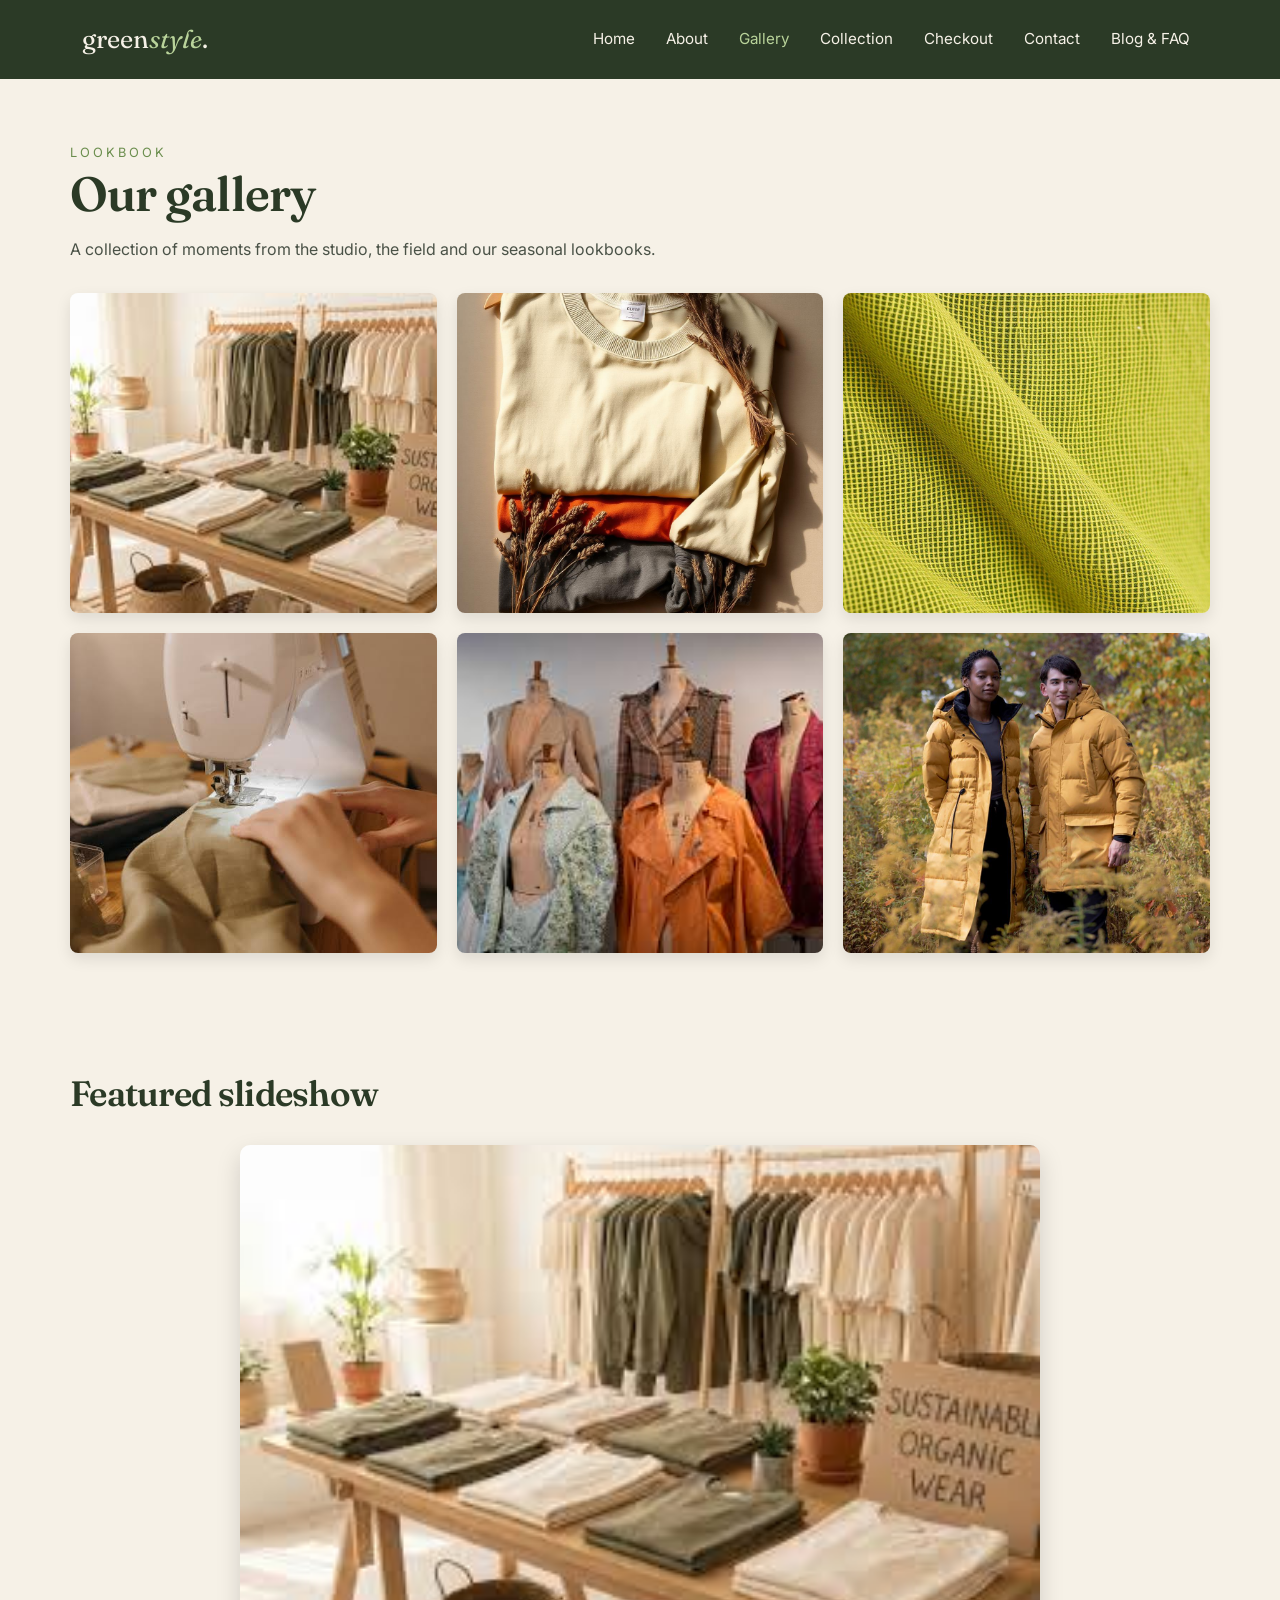
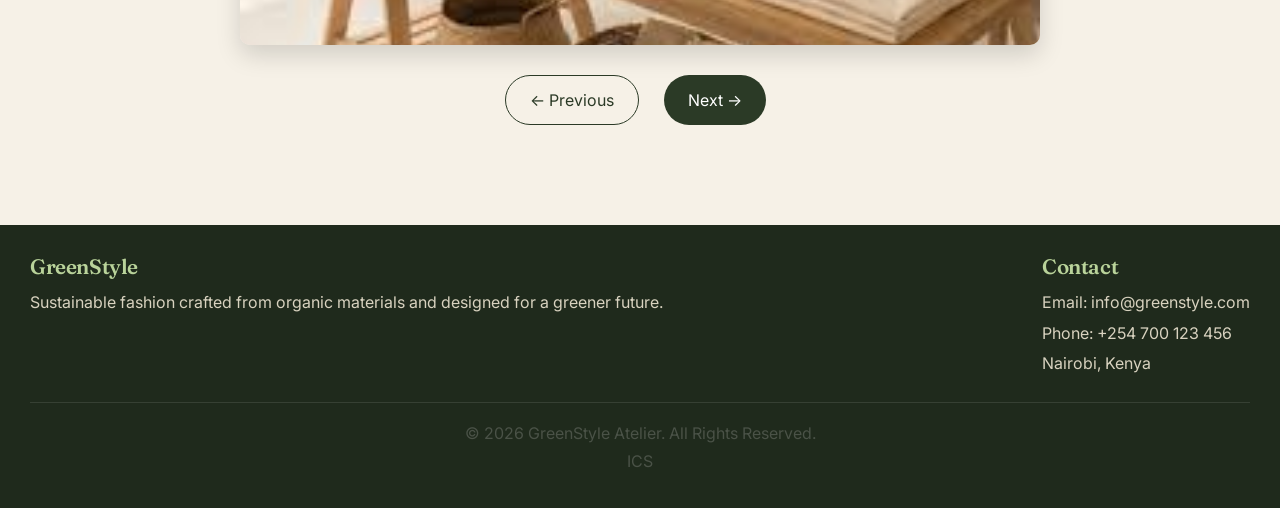
<file: gallery.html>
<!DOCTYPE html>
<html lang="en">
<head>
  <meta charset="UTF-8">
  <title>Gallery — GreenStyle</title>
  <meta name="viewport" content="width=device-width, initial-scale=1.0">
  <link rel="icon" href="images/favicon.png">
  <link href="https://cdn.jsdelivr.net/npm/bootstrap@5.3.7/dist/css/bootstrap.min.css" rel="stylesheet">
  <link rel="stylesheet" href="style.css">
  <link href="https://fonts.googleapis.com/css2?family=Fraunces:wght@400;600&family=Inter:wght@400;500&display=swap" rel="stylesheet">
</head>
<body>
    <!-- Navbar -->
<nav class="navbar navbar-expand-lg custom-navbar">
    <div class="container">
      <a class="navbar-brand logo" href="index.html">
        green<em>style</em>.
      </a>
      <button class="navbar-toggler"
              type="button"
              data-bs-toggle="collapse"
              data-bs-target="#navbarNav">
        <span class="navbar-toggler-icon"></span>
      </button>
      <div class="collapse navbar-collapse" id="navbarNav">
        <ul class="navbar-nav ms-auto">
          <li class="nav-item">
            <a class="nav-link" href="index.html">Home</a>
          </li>
          <li class="nav-item">
            <a class="nav-link" href="about.html">About</a>
          </li>
          <li class="nav-item">
            <a class="nav-link active" href="gallery.html">Gallery</a>
          </li>
          <li class="nav-item">
            <a class="nav-link" href="collection.html">Collection</a>
          </li>
          <li class="nav-item">
            <a class="nav-link" href="checkout.html">Checkout</a>
          </li>
          <li class="nav-item">
            <a class="nav-link " href="contact.html">Contact</a>
          </li>
          <li class="nav-item">
            <a class="nav-link" href="blog-faq.html">Blog & FAQ</a>
          </li>
        </ul>
      </div>
    </div>
  </nav>

  <main>
    <section>
      <span class="eyebrow">Lookbook</span>
      <h1>Our gallery</h1>
      <p>A collection of moments from the studio, the field and our seasonal lookbooks.</p>

      <!-- Image gallery -->
      <div class="gallery">
        <img src="images/example.jpg"  alt="Spring linen look">
        <img src="images/look1.jpg" alt="Folded organic cotton stack">
        <img src="images/look2.jpg" alt="Plant-dyed fabric texture">
        <img src="images/look3.jpg" alt="Artisan at the sewing machine">
        <img src="images/look5.jpg" alt="Earth-toned knitwear">
        <img src="images/look4.jpg" alt="Natural fiber detail">
      </div>
    </section>

    <!-- Slider with JS controls -->
    <section>
      <h2>Featured slideshow</h2>
      <div class="slider">
        <img src="images/example.jpg"  alt="Slide 1">
        <img src="images/look1.jpg" alt="Slide 2">
        <img src="images/look3.jpg" alt="Slide 3">
      </div>
      <div class="slider-controls">
        <button class="btn btn-outline" onclick="prevSlide()">← Previous</button>
        <button class="btn" onclick="nextSlide()">Next →</button>
      </div>
    </section>
  </main>

  <footer class="site-footer">
  <div class="footer-content">
    <div class="footer-section">
      <h3>GreenStyle</h3>
      <p>
        Sustainable fashion crafted from organic materials and designed
        for a greener future.
      </p>
    </div>

    <div class="footer-section">
      <h3>Contact</h3>
      <p>Email: info@greenstyle.com</p>
      <p>Phone: +254 700 123 456</p>
      <p>Nairobi, Kenya</p>
    </div>
  </div>

  <div class="footer-bottom">
    <p>&copy; 2026 GreenStyle Atelier. All Rights Reserved.</p>
    <p>ICS</p>
  </div>
</footer>
<script src="https://cdn.jsdelivr.net/npm/bootstrap@5.3.7/dist/js/bootstrap.bundle.min.js"></script>
<script src="script.js"></script>
</body>
</html>
</file>
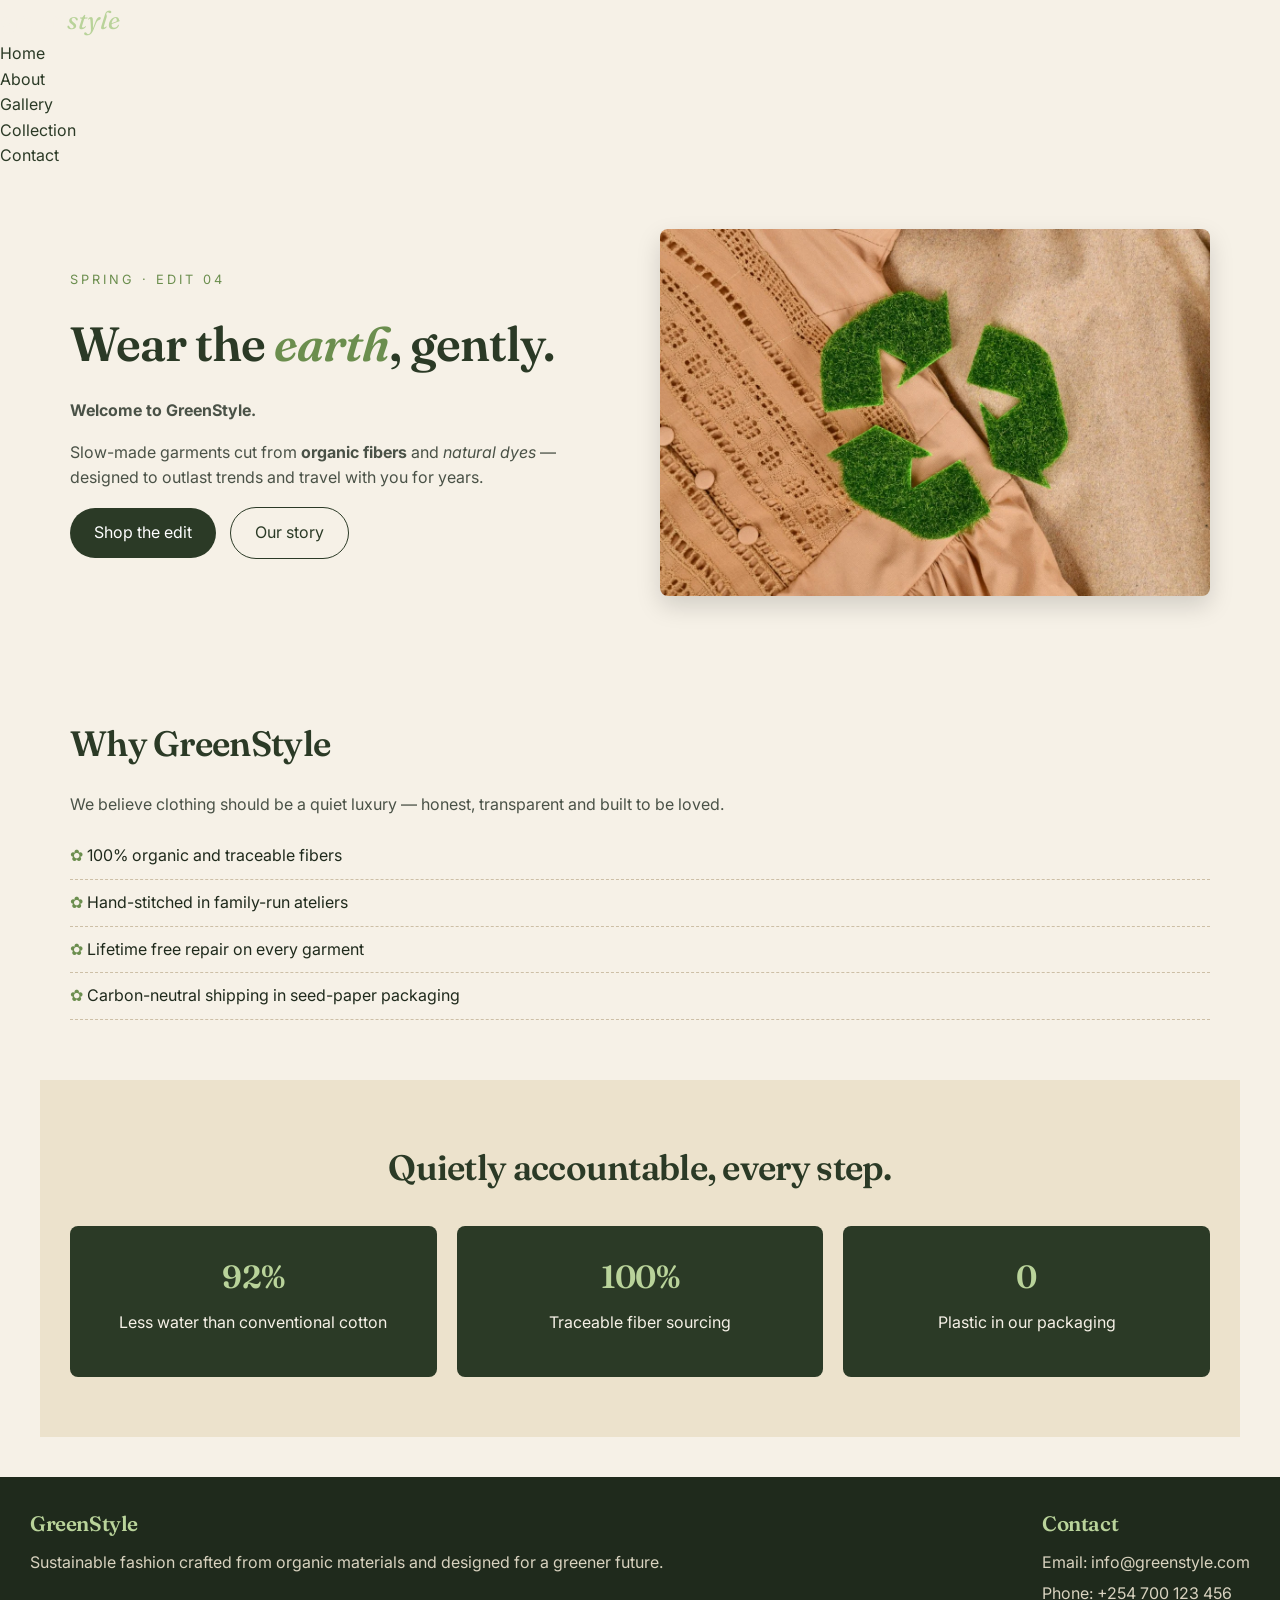
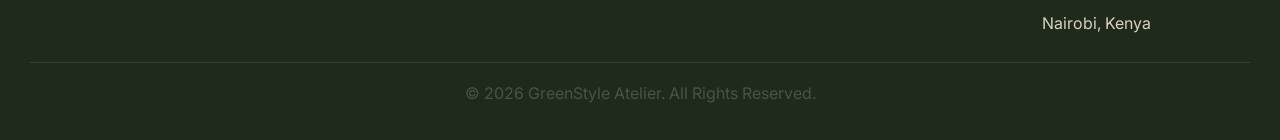
<file: main.html>
<!DOCTYPE html>
<html lang="en">
<head>
  <meta charset="UTF-8">
  <title>GreenStyle — Sustainable Fashion</title>
  <meta name="viewport" content="width=device-width, initial-scale=1.0">
  <link rel="icon" href="images/favicon.png">
  <link rel="stylesheet" href="style.css">
  <link rel="preconnect" href="https://fonts.googleapis.com">
  <link href="https://fonts.googleapis.com/css2?family=Fraunces:wght@400;600&family=Inter:wght@400;500&display=swap" rel="stylesheet">
</head>
<body>

  <header id="site-header">
    <a href="index.html" class="logo">green<em>style</em>.</a>
    <nav>
      <ul class="nav-menu">
        <li><a href="index.html">Home</a></li>
        <li><a href="about.html">About</a></li>
        <li><a href="gallery.html">Gallery</a></li>
        <li><a href="collection.html">Collection</a></li>
        <li><a href="contact.html">Contact</a></li>
      </ul>
    </nav>
  </header>

  <main>
    <!-- Hero section -->
    <section class="hero">
      <div class="hero-text">
        <span class="eyebrow">Spring · Edit 04</span>
        <h1>Wear the <em>earth</em>, gently.</h1>
        <p id="welcome-msg">Welcome to GreenStyle.</p>
        <p>Slow-made garments cut from <strong>organic fibers</strong> and
           <em>natural dyes</em> — designed to outlast trends and travel with
           you for years.</p>
        <a href="collection.html" class="btn">Shop the edit</a>
        <a href="about.html" class="btn btn-outline">Our story</a>
      </div>
      <img src="images/cover.png" alt="Model wearing flowing organic linen among ferns">
    </section>

    <!-- Why GreenStyle list -->
    <section>
      <h2>Why GreenStyle</h2>
      <p>We believe clothing should be a quiet luxury — honest, transparent and built to be loved.</p>
      <ul class="feature-list">
        <li>100% organic and traceable fibers</li>
        <li>Hand-stitched in family-run ateliers</li>
        <li>Lifetime free repair on every garment</li>
        <li>Carbon-neutral shipping in seed-paper packaging</li>
      </ul>
    </section>

    <!-- Sustainability cards -->
    <section class="section-band">
      <h2>Quietly accountable, every step.</h2>
      <div class="cards">
        <div class="card"><h3>92%</h3><p>Less water than conventional cotton</p></div>
        <div class="card"><h3>100%</h3><p>Traceable fiber sourcing</p></div>
        <div class="card"><h3>0</h3><p>Plastic in our packaging</p></div>
      </div>
    </section>
  </main>

  <footer class="site-footer">
  <div class="footer-content">
    <div class="footer-section">
      <h3>GreenStyle</h3>
      <p>
        Sustainable fashion crafted from organic materials and designed
        for a greener future.
      </p>
    </div>

    <div class="footer-section">
      <h3>Contact</h3>
      <p>Email: info@greenstyle.com</p>
      <p>Phone: +254 700 123 456</p>
      <p>Nairobi, Kenya</p>
    </div>
  </div>

  <div class="footer-bottom">
    <p>&copy; 2026 GreenStyle Atelier. All Rights Reserved.</p>
  </div>
</footer>

  <script src="script.js"></script>
</body>
</html>
</file>
<file: style.css>
* { margin: 0; padding: 0; box-sizing: border-box; }

body {
  font-family: 'Inter', Arial, sans-serif;
  background: #f6f1e7;
  color: #1f2a1c;
  line-height: 1.6;
}

h1, h2, h3 {
  font-family: 'Fraunces', Georgia, serif;
  font-weight: 600;
  letter-spacing: -0.02em;
  color: #2b3a26;
}

img {
  max-width: 100%;
  display: block;
}

h1 { font-size: 3rem; margin-bottom: 1rem; }
h2 { font-size: 2.2rem; margin-bottom: 1rem; }
h3 { font-size: 1.3rem; margin-bottom: 0.5rem; }

p { margin-bottom: 1rem; color: #4a5247; }
a  { color: #2b3a26; text-decoration: none; }
a:hover { color: #6b8e4e; }
img { max-width: 100%; display: block; }

/* NAVBAR */

.custom-navbar {
  background: #2b3a26;
  padding: 14px 0;
}

.logo {
  font-family: 'Fraunces', serif;
  font-size: 1.6rem;
  color: #f6f1e7 !important;
}

.logo em {
  color: #b9d39a;
}

.custom-navbar .nav-link {
  color: #f6f1e7 !important;
  margin-left: 15px;
  font-size: 0.95rem;
}

.custom-navbar .nav-link:hover,
.custom-navbar .nav-link.active {
  color: #b9d39a !important;
}

.navbar-toggler {
  border-color: rgba(255,255,255,.3);
}

.navbar-toggler-icon {
  filter: invert(1);
}

main section {
  padding: 60px 30px;
  max-width: 1200px;
  margin: 0 auto;
}

/* Sections */

section {
  max-width: 1200px;
  margin: auto;
  padding: 60px 30px;
}

/* Hero */

.hero {
  display: grid;
  grid-template-columns: 1fr 1fr;
  gap: 40px;
  align-items: center;
}

.hero img {
  border-radius: 8px;
  box-shadow: 0 10px 25px rgba(0,0,0,0.15);
}

.eyebrow {
  text-transform: uppercase;
  letter-spacing: 3px;
  color: #6b8e4e;
  font-size: 0.8rem;
}

.hero h1 {
  font-size: 3rem;
  margin: 15px 0;
}

.hero h1 em {
  color: #6b8e4e;
}

#welcome-msg {
  font-weight: bold;
}

/* Buttons */

.btn {
  background: #2b3a26;
  color: white;
  padding: 12px 24px;
  border-radius: 30px;
  text-decoration: none;
  margin-right: 10px;
  display: inline-block;
}

.btn:hover {
  background: #6b8e4e;
  color: white;
}

.btn-outline {
  background: transparent;
  border: 1px solid #2b3a26;
  color: #2b3a26;
}

.btn-outline:hover {
  background: #2b3a26;
  color: white;
}

/* Feature List */

.feature-list {
  list-style: none;
  padding: 0;
}

.feature-list li {
  padding: 10px 0;
  border-bottom: 1px dashed #cdbfa6;
}

.feature-list li::before {
  content: "✿ ";
  color: #6b8e4e;
}

/* Sustainability Section */

.section-band {
  background: #ece2cc;
  text-align: center;
}

.cards {
  display: grid;
  grid-template-columns: repeat(3, 1fr);
  gap: 20px;
  margin-top: 30px;
}

.card {
  background: #2b3a26;
  color: #f6f1e7;
  padding: 25px;
  border-radius: 8px;
}

.card h3 {
  color: #b9d39a;
  font-size: 2rem;
}

.card p {
  color: #f6f1e7;
}

/* =====================
   GALLERY PAGE
===================== */

.gallery {
  display: grid;
  grid-template-columns: repeat(3, 1fr);
  gap: 20px;
  margin-top: 30px;
}

.gallery img {
  width: 100%;
  height: 320px;
  object-fit: cover;
  border-radius: 8px;
  cursor: pointer;
  transition: transform 0.4s ease;
  box-shadow: 0 6px 15px rgba(0,0,0,0.1);
}

.gallery img:hover {
  transform: scale(1.05);
}

/* Gallery Heading */

main section {
  max-width: 1200px;
  margin: auto;
  padding: 60px 30px;
}

.eyebrow {
  text-transform: uppercase;
  letter-spacing: 3px;
  color: #6b8e4e;
  font-size: 0.8rem;
}

main h1 {
  font-size: 3rem;
  margin-bottom: 15px;
  color: #2b3a26;
}

main h2 {
  color: #2b3a26;
  margin-bottom: 20px;
}

/* =====================
   SLIDESHOW
===================== */

.slider {
  max-width: 800px;
  margin: 30px auto;
  overflow: hidden;
  border-radius: 10px;
  box-shadow: 0 10px 25px rgba(0,0,0,0.15);
}

.slider img {
  width: 100%;
  height: 500px;
  object-fit: cover;
  display: none;
}

.slider img:first-child {
  display: block;
}

.slider-controls {
  display: flex;
  justify-content: center;
  gap: 15px;
  margin-top: 20px;
}

/* =====================
   BUTTONS
===================== */

.btn {
  background: #2b3a26;
  color: white;
  padding: 12px 24px;
  border: none;
  border-radius: 30px;
  cursor: pointer;
  text-decoration: none;
}

.btn:hover {
  background: #6b8e4e;
  color: white;
}

.btn-outline {
  background: transparent;
  border: 1px solid #2b3a26;
  color: #2b3a26;
}

.btn-outline:hover {
  background: #2b3a26;
  color: white;
}

/* =====================
   MOBILE
===================== */

@media (max-width: 768px) {

  .gallery {
    grid-template-columns: 1fr;
  }

  .slider img {
    height: 300px;
  }

  main h1 {
    font-size: 2.2rem;
  }

  .slider-controls {
    flex-direction: column;
    align-items: center;
  }
}

/* =====================
   COLLECTION PAGE
===================== */

.products {
  max-width: 1200px;
  margin: 50px auto;
  padding: 0 30px;

  display: grid;
  grid-template-columns: repeat(auto-fit, minmax(280px, 1fr));
  gap: 25px;
}

.product-card {
  background: #fff;
  border-radius: 8px;
  overflow: hidden;
  padding: 20px;
  text-align: center;

  box-shadow: 0 8px 20px rgba(43, 58, 38, 0.1);

  transition: transform 0.3s ease;
}

.product-card:hover {
  transform: translateY(-5px);
}

.product-card img {
  width: 100%;
  height: 300px;
  object-fit: cover;
  border-radius: 6px;
  margin-bottom: 15px;
}

.product-card h3 {
  color: #2b3a26;
  margin-bottom: 10px;
}

.product-card p {
  color: #4a5247;
  margin-bottom: 10px;
}

.price {
  font-weight: bold;
  font-size: 1.1rem;
  color: #6b8e4e;
}

/* Buttons */

.product-card button {
  width: 100%;
  padding: 10px;
  margin-top: 8px;

  border: none;
  border-radius: 25px;

  cursor: pointer;
  font-family: inherit;

  transition: 0.3s;
}

.product-card button:first-of-type {
  background: #2b3a26;
  color: white;
}

.product-card button:first-of-type:hover {
  background: #6b8e4e;
}

.wishlist {
  background: transparent;
  border: 1px solid #2b3a26 !important;
  color: #2b3a26;
}

.wishlist:hover {
  background: #2b3a26;
  color: white;
}

/* Collection Heading */

.collection-heading {
  text-align: center;
  padding: 60px 30px 20px;
}

.collection-heading h1 {
  font-size: 3rem;
  color: #2b3a26;
}

.collection-heading p {
  max-width: 700px;
  margin: auto;
}

/* CONTACT PAGE*/

.form-card {
  max-width: 700px;
  margin: 30px auto;
  padding: 30px;
  background: #fff;
  border-radius: 8px;
  box-shadow: 0 8px 20px rgba(43, 58, 38, 0.1);
}

.form-row {
  margin-bottom: 20px;
}

.form-row label {
  display: block;
  margin-bottom: 6px;
  color: #2b3a26;
  font-weight: 500;
}

.form-row input,
.form-row textarea {
  width: 100%;
  padding: 12px;
  border: 1px solid #cdbfa6;
  border-radius: 5px;
  font-family: inherit;
  background: #faf6ec;
}

.form-row input:focus,
.form-row textarea:focus {
  outline: none;
  border-color: #6b8e4e;
}

.form-row textarea {
  min-height: 120px;
  resize: vertical;
}

/* Radio Buttons */

.form-inline {
  display: flex;
  gap: 20px;
  flex-wrap: wrap;
}

.form-inline label {
  display: flex;
  align-items: center;
  gap: 5px;
  font-weight: normal;
}

/* Form Buttons */

.form-card .btn {
  margin-right: 10px;
  margin-top: 10px;
}

/* Success/Error Message */

#js-message {
  margin-top: 15px;
  padding: 12px;
  border-radius: 5px;
  display: none;
}

.msg-success {
  background: #dceacc;
  color: #2b3a26;
}

.msg-error {
  background: #f5d3c8;
  color: #7a2e16;
}

/* Contact Page Heading */

main section {
  max-width: 1200px;
  margin: auto;
  padding: 60px 30px;
}

.eyebrow {
  text-transform: uppercase;
  letter-spacing: 3px;
  color: #6b8e4e;
  font-size: 0.8rem;
}

main h1 {
  color: #2b3a26;
  margin-bottom: 15px;
}

main p {
  color: #4a5247;
}

/* Mobile */

@media (max-width: 768px) {

  .form-card {
    padding: 20px;
  }

  .form-inline {
    flex-direction: column;
    gap: 10px;
  }

}

/* Checkout Page */
/* Checkout Heading */

.checkout-heading {
    text-align: center;
    margin-bottom: 40px;
}

.checkout-heading h1 {
    color: #2b3a26;
    margin-bottom: 10px;
}

.checkout-heading p {
    color: #4a5247;
    max-width: 650px;
    margin: auto;
}

.checkout-btn {
    background: #2b3a26;
    color: #f6f1e7;
    border: none;
    padding: 12px;
    border-radius: 30px;
    transition: 0.3s;
    width: 100%;
    font-size: 1rem;
}

.checkout-btn:hover {
    background: #6b8e4e;
    color: white;
}

.checkout-container {
    max-width: 1100px;
    margin: 40px auto;
    padding: 30px;
}

.checkout-card {
    background: #fff;
    border-radius: 8px;
    padding: 30px;
    box-shadow: 0 8px 20px rgba(43, 58, 38, 0.1);
}

.checkout-card h4,
.checkout-card h5 {
    color: #2b3a26;
    margin-bottom: 20px;
}

.checkout-card label {
    color: #2b3a26;
    font-weight: 500;
    margin-bottom: 6px;
}

.checkout-card .form-control,
.checkout-card .form-select {
    background: #faf6ec;
    border: 1px solid #cdbfa6;
    border-radius: 5px;
    padding: 12px;
}

.checkout-card .form-control:focus,
.checkout-card .form-select:focus {
    border-color: #6b8e4e;
    box-shadow: none;
    background: #fff;
}

.form-control,
.form-select {
    background: #faf6ec;
    border: 1px solid #cdbfa6;
}

.form-control:focus,
.form-select:focus {
    border-color: #6b8e4e;
    box-shadow: none;
}

h4 {
    color: #2b3a26;
}

/* Cart Section */
.cart-section{
    max-width: 700px;
    margin: 50px auto;
    padding: 20px;
}

.cart-section h2{
    text-align: center;
    margin-bottom: 25px;
}

.cart-card{
    background: #fff;
    padding: 30px;
    border-radius: 8px;
    box-shadow: 0 10px 25px rgba(43,58,38,0.15);
}

.cart-card h4{
    margin-bottom: 20px;
    color: #2b3a26;
}


#cart-items{
    margin-bottom: 20px;
}

#cart-items .list-group-item{
    background: #faf6ec;
    border: 1px solid #ddd;
    color: #2b3a26;
    font-weight: 500;
    padding: 12px 15px;
}

.cart-card .btn{
    width: 100%;
}

/* Blog & FAQ Page */

.page-header{
    text-align:center;
    padding:70px 20px;
}

.page-header p{
    max-width:700px;
    margin:auto;
}

/* Blog */

.blog-container{
    width:90%;
    max-width:1200px;
    margin:40px auto;
    display:grid;
    grid-template-columns:repeat(auto-fit,minmax(280px,1fr));
    gap:25px;
}

.blog-card{
    background:#fff;
    border-radius:8px;
    padding:20px;
    box-shadow:0 5px 15px rgba(0,0,0,.1);
    transition:.3s;
}

.blog-card:hover{
    transform:translateY(-8px);
}

.blog-card img{
    width:100%;
    height:220px;
    object-fit:cover;
    border-radius:5px;
    margin-bottom:15px;
}

.blog-card h3{
    color:#2b3a26;
    margin-bottom:10px;
}

/* FAQ */

.faq{
    width:90%;
    max-width:900px;
    margin:60px auto;
}

.faq h2{
    text-align:center;
    margin-bottom:30px;
}

.faq details{
    background:#fff;
    padding:15px 20px;
    margin-bottom:15px;
    border-left:5px solid #6b8e4e;
    border-radius:5px;
    box-shadow:0 3px 10px rgba(0,0,0,.08);
}

.faq summary{
    cursor:pointer;
    font-weight:600;
    color:#2b3a26;
}

.faq p{
    margin-top:15px;
}

/* Footer */

.site-footer {
  background: #1f2a1c;
  color: #d8d2bf;
  padding: 30px;
  margin-top: 40px;
}

.footer-content {
  display: flex;
  justify-content: space-between;
  gap: 30px;
  flex-wrap: wrap;
}

.footer-section h3 {
  color: #b9d39a;
  margin-bottom: 10px;
}

.footer-section p {
  margin: 5px 0;
  color: #d8d2bf;
}

.footer-bottom {
  text-align: center;
  margin-top: 20px;
  padding-top: 15px;
  border-top: 1px solid rgba(255,255,255,0.1);
}

.footer-bottom p {
  margin: 3px 0;
}
</file>
